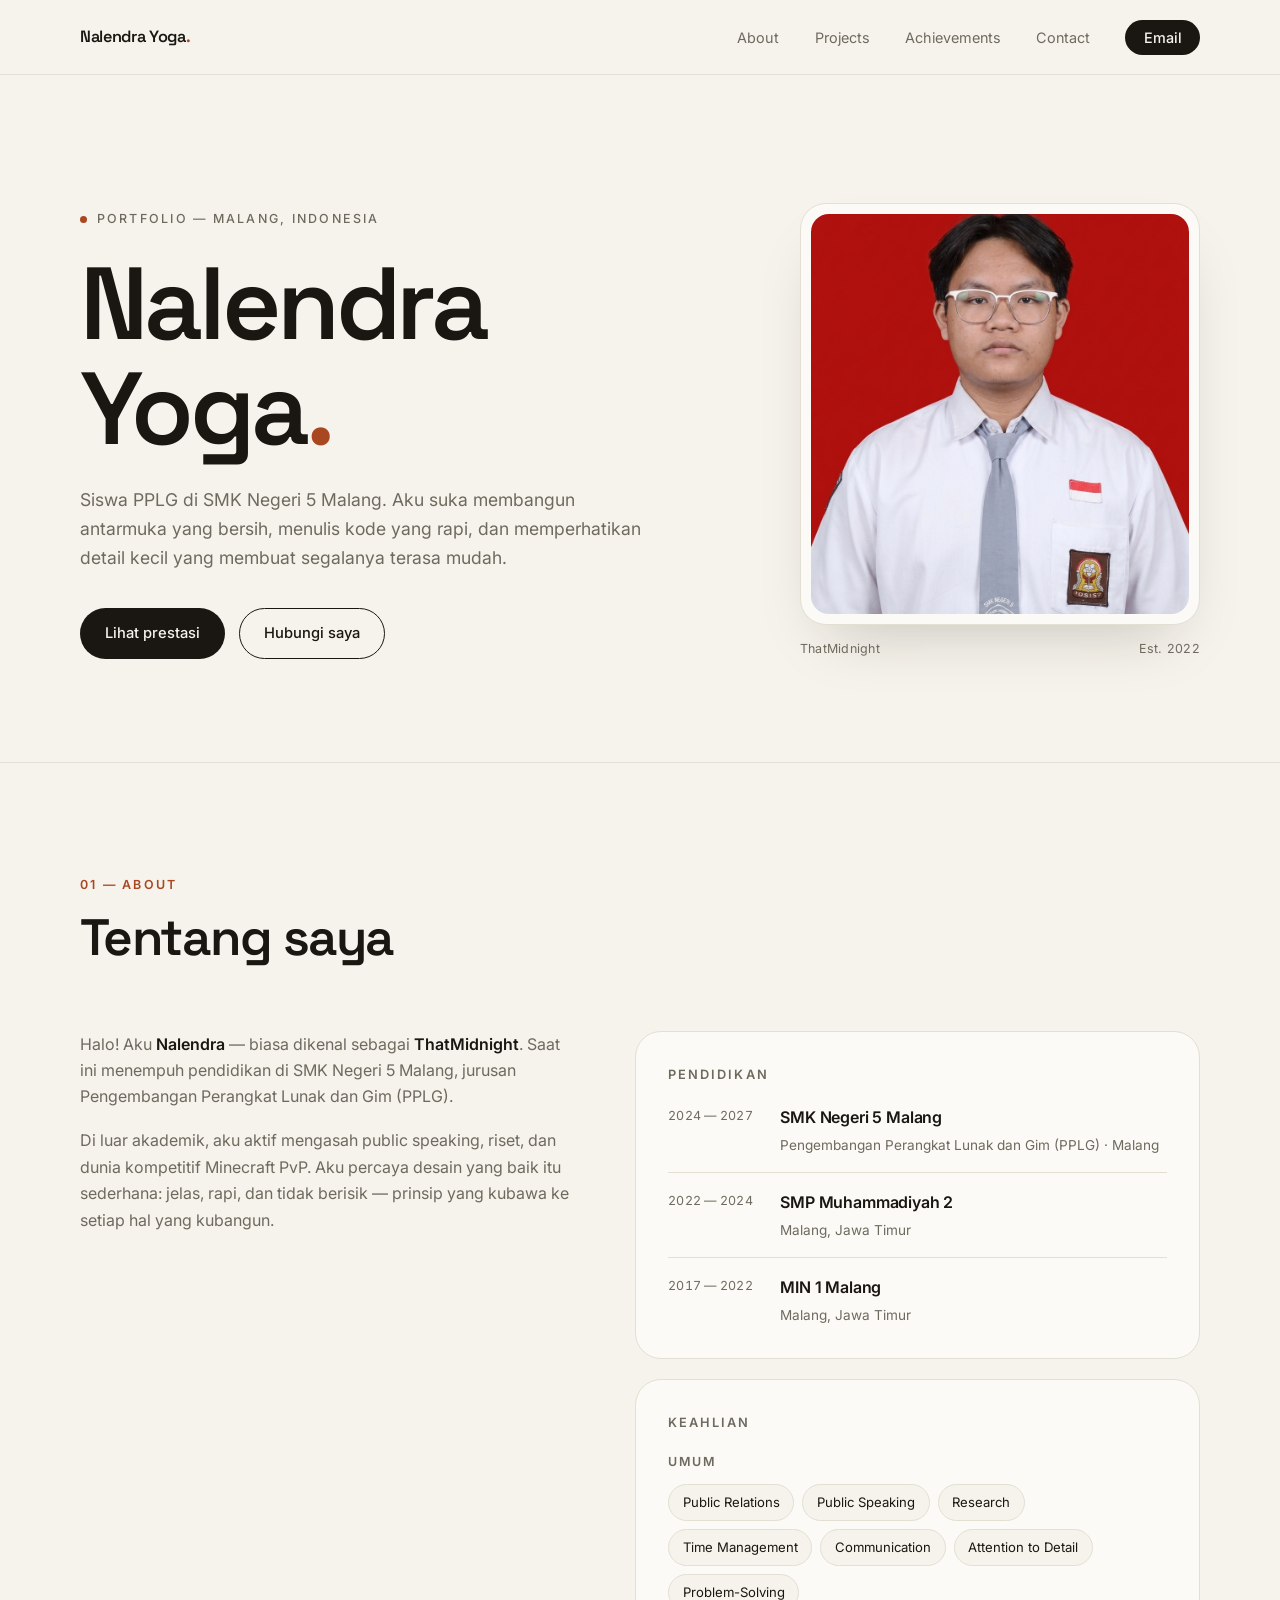
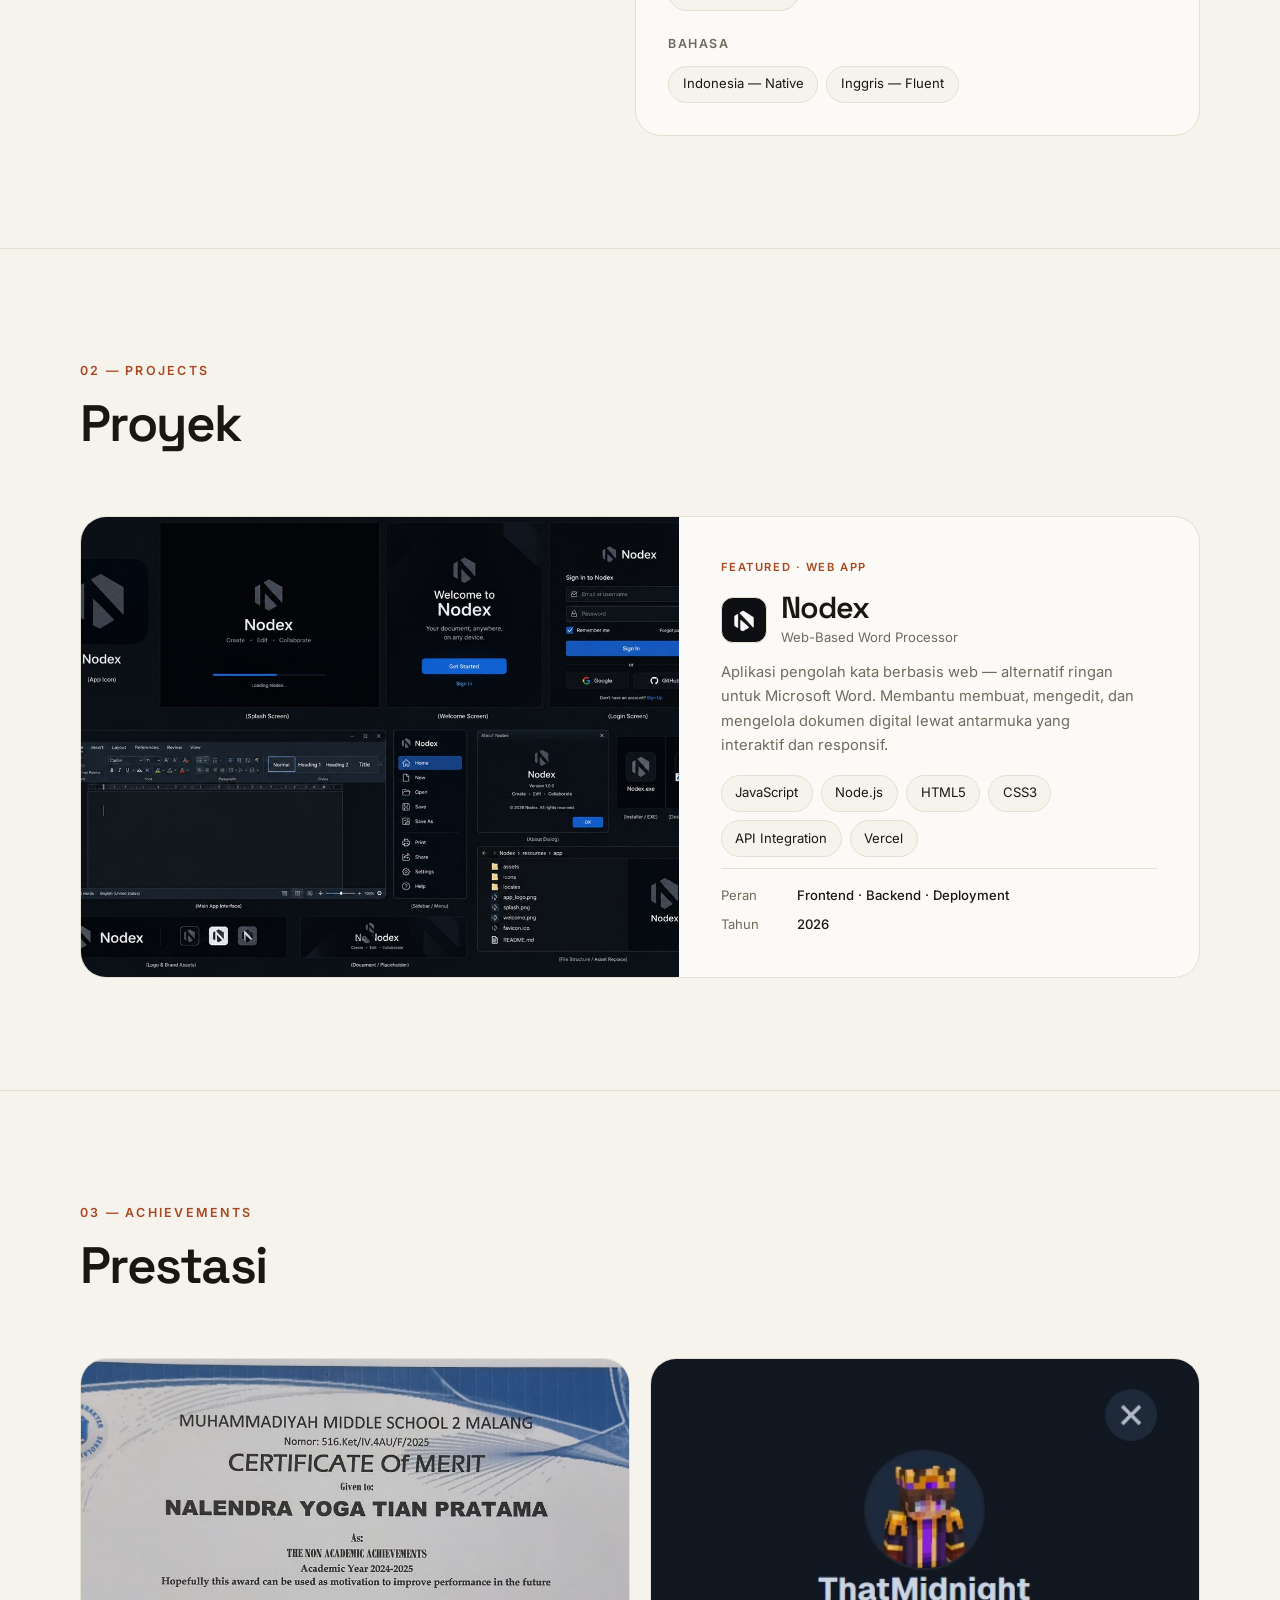
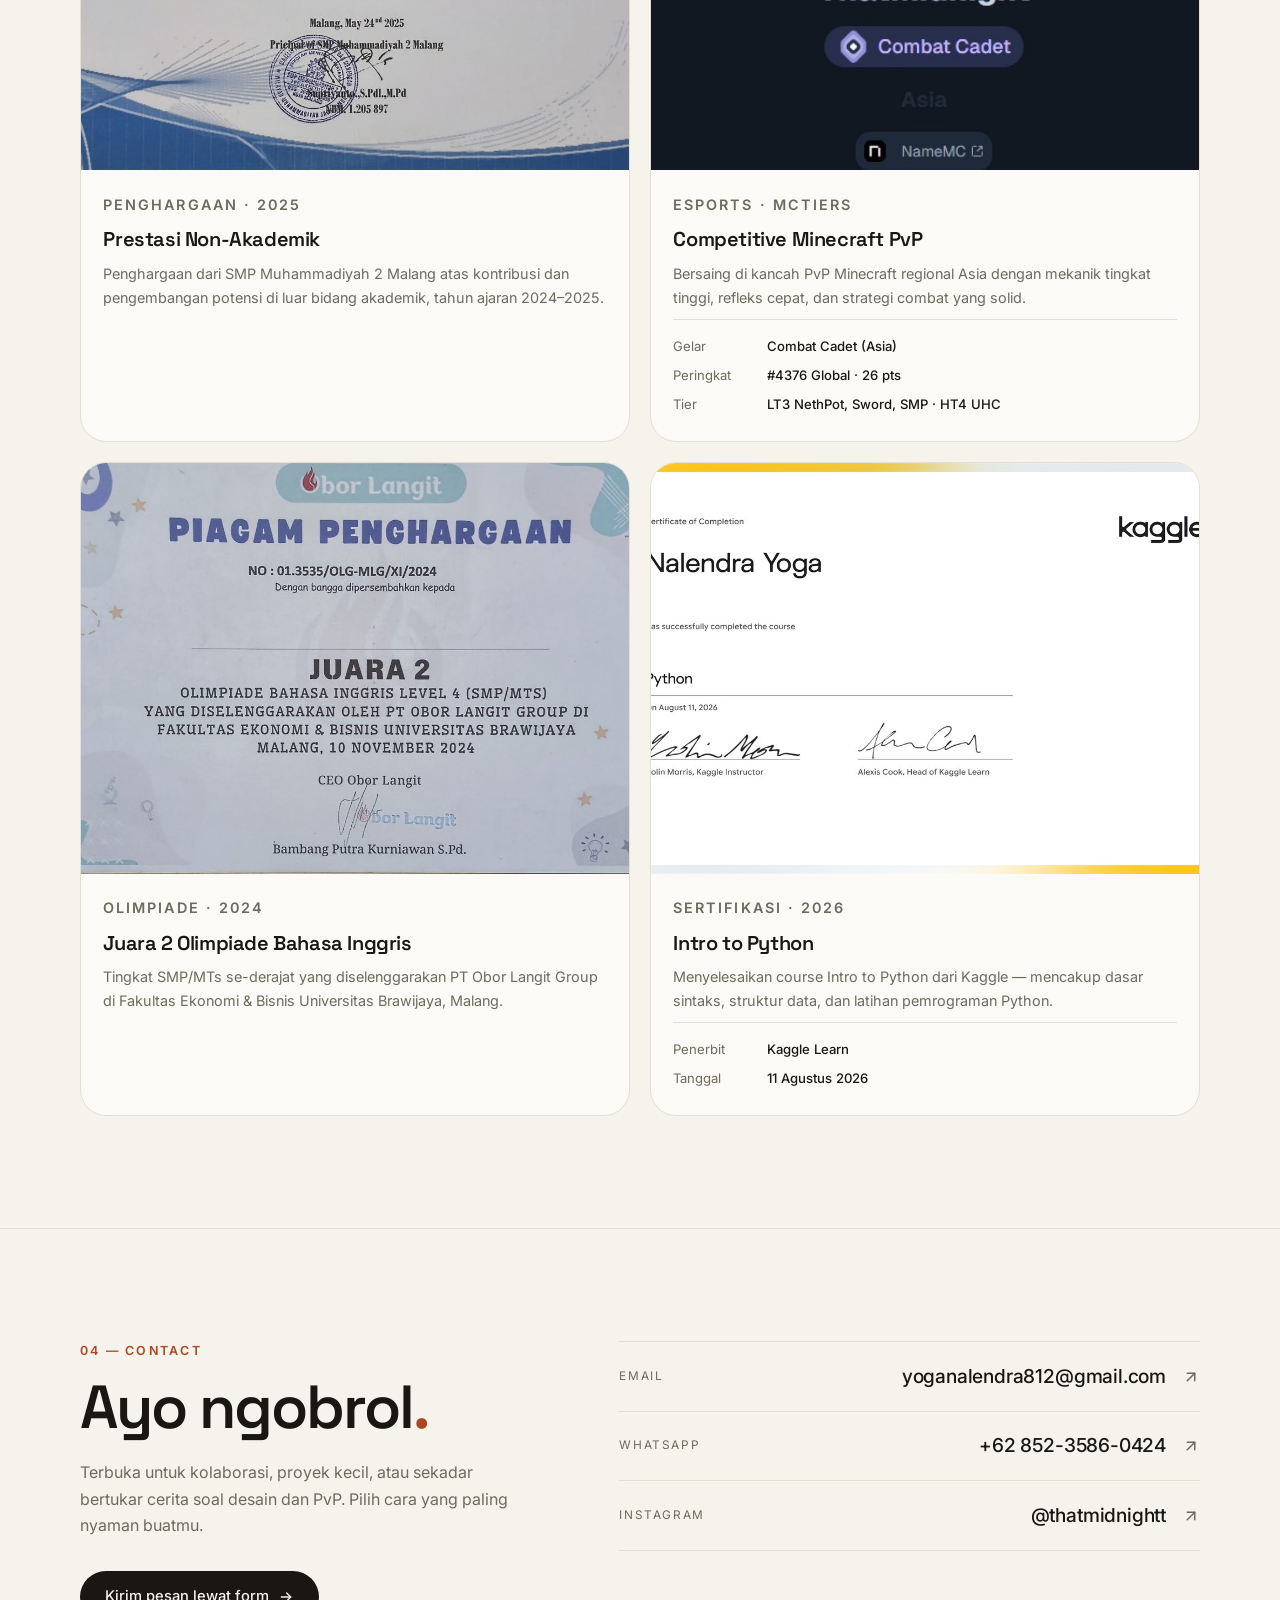
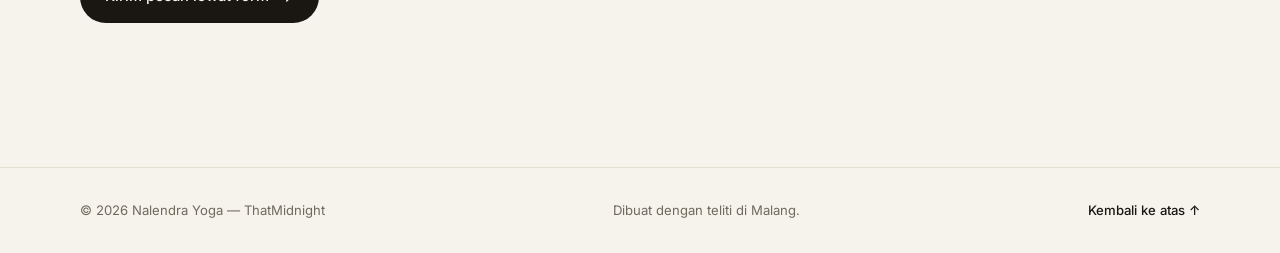
<file: index.html>
<!doctype html>
<html lang="id">
  <head>
    <meta charset="utf-8" />
    <meta name="viewport" content="width=device-width, initial-scale=1" />
    <meta name="description" content="Portofolio Nalendra Yoga (ThatMidnight) — siswa PPLG SMK Negeri 5 Malang. Prestasi, keahlian, dan kontak." />
    <meta name="theme-color" content="#F6F3EC" />
    <title>Nalendra Yoga — Portfolio</title>

    <!-- Favicon -->
    <link rel="icon" href="data:image/svg+xml,%3Csvg xmlns='http://www.w3.org/2000/svg' viewBox='0 0 64 64'%3E%3Crect width='64' height='64' rx='14' fill='%231A1712'/%3E%3Ctext x='32' y='44' font-family='Georgia,serif' font-size='34' fill='%23F6F3EC' text-anchor='middle'%3EN%3C/text%3E%3C/svg%3E" />

    <!-- Fonts -->
    <link rel="preconnect" href="https://fonts.googleapis.com" />
    <link rel="preconnect" href="https://fonts.gstatic.com" crossorigin />
    <link
      href="https://fonts.googleapis.com/css2?family=Inter:wght@400;500;600&family=Space+Grotesk:wght@400;500;600&display=swap"
      rel="stylesheet"
    />

    <!-- My CSS -->
    <link rel="stylesheet" href="style.css" />
  </head>
  <body id="top">
    <a class="skip-link" href="#main">Langsung ke konten</a>

    <!-- Navbar -->
    <header class="site-header">
      <nav class="nav container" aria-label="Navigasi utama">
        <a class="brand" href="#top">Nalendra Yoga<span class="dot">.</span></a>

        <button class="nav-toggle" type="button" aria-expanded="false" aria-controls="nav-menu" aria-label="Buka menu">
          <span></span>
          <span></span>
        </button>

        <ul class="nav-menu" id="nav-menu">
          <li><a href="#about">About</a></li>
          <li><a href="#projects">Projects</a></li>
          <li><a href="#achievements">Achievements</a></li>
          <li><a href="#contact">Contact</a></li>
          <li><a class="nav-cta" href="Email.html">Email</a></li>
        </ul>
      </nav>
    </header>
    <!-- Akhir Navbar -->

    <main id="main">
      <!-- Hero -->
      <section class="hero container" aria-label="Perkenalan">
        <div class="hero-text reveal">
          <p class="eyebrow">Portfolio — Malang, Indonesia</p>
          <h1>Nalendra Yoga<span class="accent">.</span></h1>
          <p class="hero-sub">
            Siswa PPLG di SMK Negeri 5 Malang. Aku suka membangun antarmuka yang
            bersih, menulis kode yang rapi, dan memperhatikan detail kecil yang
            membuat segalanya terasa mudah.
          </p>
          <div class="hero-actions">
            <a class="btn btn-solid" href="#achievements">Lihat prestasi</a>
            <a class="btn btn-ghost" href="#contact">Hubungi saya</a>
          </div>
        </div>

        <figure class="hero-photo reveal">
          <div class="frame">
            <img src="img/ident3.png" alt="Foto Nalendra Yoga" width="400" height="400" />
          </div>
          <figcaption>
            <span>ThatMidnight</span>
            <span>Est. 2022</span>
          </figcaption>
        </figure>
      </section>
      <!-- Akhir Hero -->

      <!-- About -->
      <section class="section" id="about">
        <div class="container">
          <div class="section-head reveal">
            <p class="section-label">01 — About</p>
            <h2>Tentang saya</h2>
          </div>

          <div class="about-grid">
            <div class="about-copy reveal">
              <p>
                Halo! Aku <strong>Nalendra</strong> — biasa dikenal sebagai
                <strong>ThatMidnight</strong>. Saat ini menempuh pendidikan di
                SMK Negeri 5 Malang, jurusan Pengembangan Perangkat Lunak dan
                Gim (PPLG).
              </p>
              <p>
                Di luar akademik, aku aktif mengasah public speaking, riset, dan
                dunia kompetitif Minecraft PvP. Aku percaya desain yang baik itu
                sederhana: jelas, rapi, dan tidak berisik — prinsip yang kubawa
                ke setiap hal yang kubangun.
              </p>
            </div>

            <div class="panels">
              <div class="panel reveal">
                <h3>Pendidikan</h3>
                <ol class="timeline">
                  <li>
                    <span class="year">2024 — 2027</span>
                    <div>
                      <h4>SMK Negeri 5 Malang</h4>
                      <p>Pengembangan Perangkat Lunak dan Gim (PPLG) · Malang</p>
                    </div>
                  </li>
                  <li>
                    <span class="year">2022 — 2024</span>
                    <div>
                      <h4>SMP Muhammadiyah 2</h4>
                      <p>Malang, Jawa Timur</p>
                    </div>
                  </li>
                  <li>
                    <span class="year">2017 — 2022</span>
                    <div>
                      <h4>MIN 1 Malang</h4>
                      <p>Malang, Jawa Timur</p>
                    </div>
                  </li>
                </ol>
              </div>

              <div class="panel reveal">
                <h3>Keahlian</h3>
                <div class="skill-group">
                  <h4>Umum</h4>
                  <div class="chips">
                    <span class="chip">Public Relations</span>
                    <span class="chip">Public Speaking</span>
                    <span class="chip">Research</span>
                    <span class="chip">Time Management</span>
                    <span class="chip">Communication</span>
                    <span class="chip">Attention to Detail</span>
                    <span class="chip">Problem-Solving</span>
                  </div>
                </div>
                <div class="skill-group">
                  <h4>Bahasa</h4>
                  <div class="chips">
                    <span class="chip">Indonesia — Native</span>
                    <span class="chip">Inggris — Fluent</span>
                  </div>
                </div>
              </div>
            </div>
          </div>
        </div>
      </section>
      <!-- Akhir About -->

      <!-- Projects -->
      <section class="section" id="projects">
        <div class="container">
          <div class="section-head reveal">
            <p class="section-label">02 — Projects</p>
            <h2>Proyek</h2>
          </div>

          <article class="project-featured reveal">
            <figure class="project-media">
              <img
                src="img/project/Nodex-homepage.jpg"
                alt="Showcase Nodex — splash screen, halaman login, dan antarmuka editor dokumen"
                loading="lazy"
                decoding="async"
              />
            </figure>

            <div class="project-body">
              <p class="tag">Featured · Web App</p>

              <div class="project-heading">
                <span class="project-logo" aria-hidden="true">
                  <img src="img/project/Nodex-logo.png" alt="" width="30" height="30" />
                </span>
                <div>
                  <h3>Nodex</h3>
                  <p class="project-sub">Web-Based Word Processor</p>
                </div>
              </div>

              <p class="project-desc">
                Aplikasi pengolah kata berbasis web — alternatif ringan untuk
                Microsoft Word. Membantu membuat, mengedit, dan mengelola
                dokumen digital lewat antarmuka yang interaktif dan responsif.
              </p>

              <div class="chips project-chips" aria-label="Tech stack">
                <span class="chip">JavaScript</span>
                <span class="chip">Node.js</span>
                <span class="chip">HTML5</span>
                <span class="chip">CSS3</span>
                <span class="chip">API Integration</span>
                <span class="chip">Vercel</span>
              </div>

              <dl class="project-meta">
                <div>
                  <dt>Peran</dt>
                  <dd>Frontend · Backend · Deployment</dd>
                </div>
                <div>
                  <dt>Tahun</dt>
                  <dd>2026</dd>
                </div>
              </dl>
            </div>
          </article>
        </div>
      </section>
      <!-- Akhir Projects -->

      <!-- Achievements -->
      <section class="section" id="achievements">
        <div class="container">
          <div class="section-head reveal">
            <p class="section-label">03 — Achievements</p>
            <h2>Prestasi</h2>
          </div>

          <div class="achievements-grid">
            <article class="achievement reveal">
              <figure>
                <img
                  src="img/project/Muham2M-optimized.jpeg"
                  alt="Sertifikat penghargaan prestasi non-akademik SMP Muhammadiyah 2 Malang"
                  loading="lazy"
                  decoding="async"
                />
              </figure>
              <div class="achievement-body">
                <p class="tag">Penghargaan · 2025</p>
                <h3>Prestasi Non-Akademik</h3>
                <p>
                  Penghargaan dari SMP Muhammadiyah 2 Malang atas kontribusi dan
                  pengembangan potensi di luar bidang akademik, tahun ajaran
                  2024–2025.
                </p>
              </div>
            </article>

            <article class="achievement reveal">
              <figure>
                <img
                  class="img-top"
                  src="img/project/top1.png"
                  alt="Profil MCTiers ThatMidnight — Combat Cadet, peringkat 4376 global"
                  loading="lazy"
                  decoding="async"
                />
              </figure>
              <div class="achievement-body">
                <p class="tag">Esports · MCTiers</p>
                <h3>Competitive Minecraft PvP</h3>
                <p>
                  Bersaing di kancah PvP Minecraft regional Asia dengan mekanik
                  tingkat tinggi, refleks cepat, dan strategi combat yang solid.
                </p>
                <dl class="specs">
                  <div>
                    <dt>Gelar</dt>
                    <dd>Combat Cadet (Asia)</dd>
                  </div>
                  <div>
                    <dt>Peringkat</dt>
                    <dd>#4376 Global · 26 pts</dd>
                  </div>
                  <div>
                    <dt>Tier</dt>
                    <dd>LT3 NethPot, Sword, SMP · HT4 UHC</dd>
                  </div>
                </dl>
              </div>
            </article>

            <article class="achievement reveal">
              <figure>
                <img
                  src="img/project/OlimBing-optimized.jpeg"
                  alt="Piagam Juara 2 Olimpiade Bahasa Inggris PT Obor Langit Group"
                  loading="lazy"
                  decoding="async"
                />
              </figure>
              <div class="achievement-body">
                <p class="tag">Olimpiade · 2024</p>
                <h3>Juara 2 Olimpiade Bahasa Inggris</h3>
                <p>
                  Tingkat SMP/MTs se-derajat yang diselenggarakan PT Obor Langit
                  Group di Fakultas Ekonomi &amp; Bisnis Universitas Brawijaya,
                  Malang.
                </p>
              </div>
            </article>

            <article class="achievement reveal">
              <figure>
                <img
                  src="img/project/Kaggle-Python.jpg"
                  alt="Sertifikat penyelesaian course Intro to Python dari Kaggle"
                  loading="lazy"
                  decoding="async"
                />
              </figure>
              <div class="achievement-body">
                <p class="tag">Sertifikasi · 2026</p>
                <h3>Intro to Python</h3>
                <p>
                  Menyelesaikan course Intro to Python dari Kaggle — mencakup
                  dasar sintaks, struktur data, dan latihan pemrograman Python.
                </p>
                <dl class="specs">
                  <div>
                    <dt>Penerbit</dt>
                    <dd>Kaggle Learn</dd>
                  </div>
                  <div>
                    <dt>Tanggal</dt>
                    <dd>11 Agustus 2026</dd>
                  </div>
                </dl>
              </div>
            </article>
          </div>
        </div>
      </section>
      <!-- Akhir Achievements -->

      <!-- Contact -->
      <section class="section" id="contact">
        <div class="container">
          <div class="contact-grid">
            <div class="reveal">
              <p class="section-label">04 — Contact</p>
              <h2 class="contact-title">Ayo ngobrol<span class="accent">.</span></h2>
              <p class="contact-lead">
                Terbuka untuk kolaborasi, proyek kecil, atau sekadar bertukar
                cerita soal desain dan PvP. Pilih cara yang paling nyaman buatmu.
              </p>
              <a class="btn btn-solid contact-cta" href="Email.html">
                Kirim pesan lewat form
                <svg width="16" height="16" viewBox="0 0 24 24" fill="none" stroke="currentColor" stroke-width="2" stroke-linecap="round" stroke-linejoin="round" aria-hidden="true">
                  <path d="M5 12h14" />
                  <path d="m13 6 6 6-6 6" />
                </svg>
              </a>
            </div>

            <div class="contact-list reveal">
              <a class="contact-row" href="mailto:yoganalendra812@gmail.com">
                <span class="label">Email</span>
                <span class="value">yoganalendra812@gmail.com</span>
                <svg class="arrow" width="18" height="18" viewBox="0 0 24 24" fill="none" stroke="currentColor" stroke-width="2" stroke-linecap="round" stroke-linejoin="round" aria-hidden="true">
                  <path d="M7 17 17 7" />
                  <path d="M7 7h10v10" />
                </svg>
              </a>

              <a class="contact-row" href="https://wa.me/6285235860424" target="_blank" rel="noopener">
                <span class="label">WhatsApp</span>
                <span class="value">+62 852-3586-0424</span>
                <svg class="arrow" width="18" height="18" viewBox="0 0 24 24" fill="none" stroke="currentColor" stroke-width="2" stroke-linecap="round" stroke-linejoin="round" aria-hidden="true">
                  <path d="M7 17 17 7" />
                  <path d="M7 7h10v10" />
                </svg>
              </a>

              <a class="contact-row" href="https://www.instagram.com/thatmidnightt/" target="_blank" rel="noopener">
                <span class="label">Instagram</span>
                <span class="value">@thatmidnightt</span>
                <svg class="arrow" width="18" height="18" viewBox="0 0 24 24" fill="none" stroke="currentColor" stroke-width="2" stroke-linecap="round" stroke-linejoin="round" aria-hidden="true">
                  <path d="M7 17 17 7" />
                  <path d="M7 7h10v10" />
                </svg>
              </a>
            </div>
          </div>
        </div>
      </section>
      <!-- Akhir Contact -->
    </main>

    <!-- Footer -->
    <footer class="site-footer">
      <div class="container footer-inner">
        <p>© <span id="year">2026</span> Nalendra Yoga — ThatMidnight</p>
        <p>Dibuat dengan teliti di Malang.</p>
        <a href="#top">Kembali ke atas ↑</a>
      </div>
    </footer>
    <!-- Akhir Footer -->

    <script>
      // Mobile nav
      const header = document.querySelector(".site-header");
      const toggle = document.querySelector(".nav-toggle");

      if (toggle) {
        toggle.addEventListener("click", () => {
          const open = header.classList.toggle("open");
          toggle.setAttribute("aria-expanded", String(open));
        });

        document.querySelectorAll(".nav-menu a").forEach((link) => {
          link.addEventListener("click", () => {
            header.classList.remove("open");
            toggle.setAttribute("aria-expanded", "false");
          });
        });
      }

      // Reveal on scroll
      const reveals = document.querySelectorAll(".reveal");
      const reduceMotion = window.matchMedia("(prefers-reduced-motion: reduce)").matches;

      if (!reduceMotion && "IntersectionObserver" in window) {
        const io = new IntersectionObserver(
          (entries) => {
            entries.forEach((entry) => {
              if (entry.isIntersecting) {
                entry.target.classList.add("in");
                io.unobserve(entry.target);
              }
            });
          },
          { threshold: 0.12, rootMargin: "0px 0px -40px 0px" }
        );

        reveals.forEach((el) => io.observe(el));
      } else {
        reveals.forEach((el) => el.classList.add("in"));
      }

      // Tahun otomatis di footer
      const yearEl = document.getElementById("year");
      if (yearEl) yearEl.textContent = new Date().getFullYear();
    </script>
  </body>
</html>
</file>
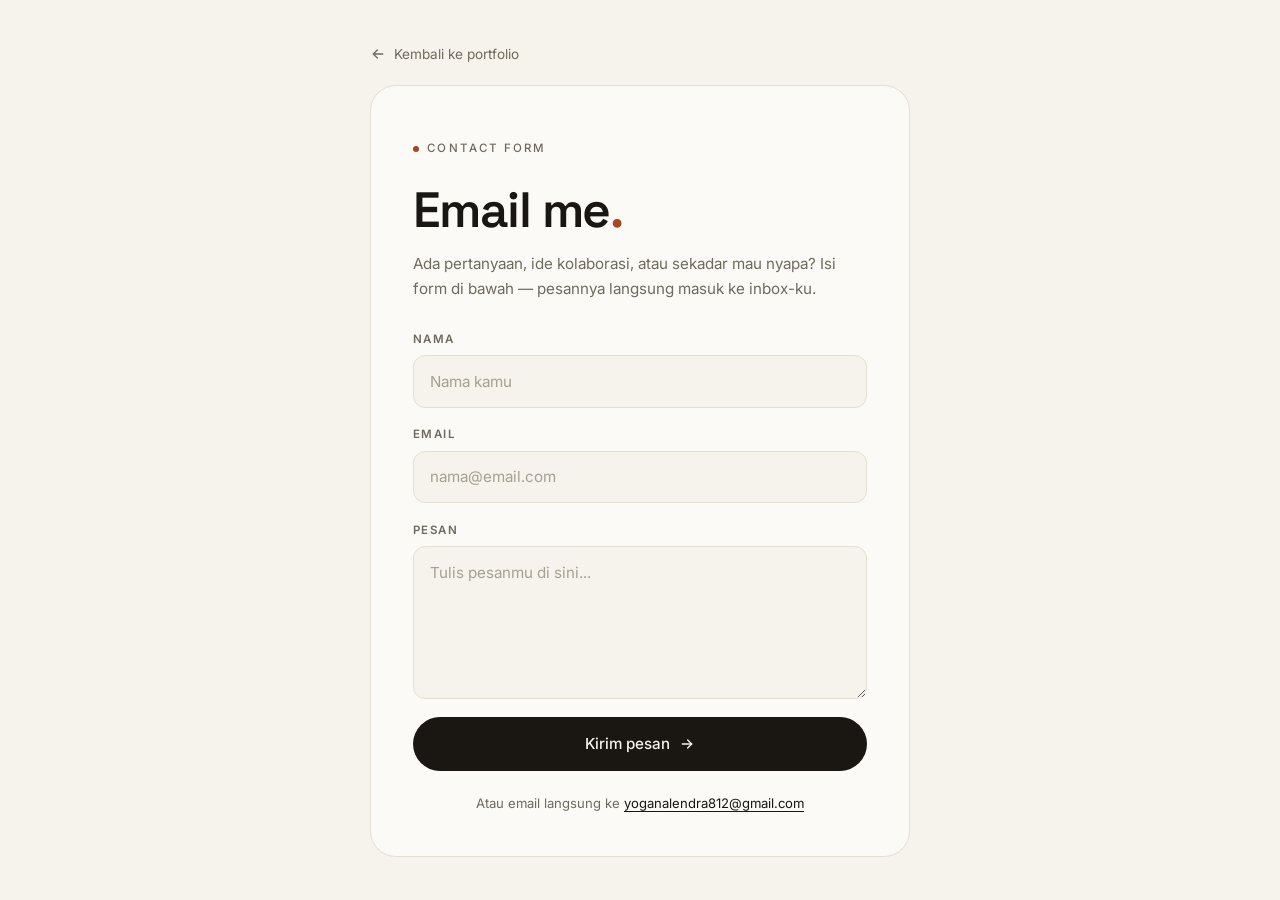
<file: Email.html>
<!doctype html>
<html lang="id">
  <head>
    <meta charset="UTF-8" />
    <meta name="viewport" content="width=device-width, initial-scale=1.0" />
    <meta name="description" content="Kirim pesan ke Nalendra Yoga lewat form email." />
    <meta name="theme-color" content="#F6F3EC" />
    <title>Email me — Nalendra Yoga</title>

    <!-- Favicon -->
    <link rel="icon" href="data:image/svg+xml,%3Csvg xmlns='http://www.w3.org/2000/svg' viewBox='0 0 64 64'%3E%3Crect width='64' height='64' rx='14' fill='%231A1712'/%3E%3Ctext x='32' y='44' font-family='Georgia,serif' font-size='34' fill='%23F6F3EC' text-anchor='middle'%3EN%3C/text%3E%3C/svg%3E" />

    <!-- Fonts -->
    <link rel="preconnect" href="https://fonts.googleapis.com" />
    <link rel="preconnect" href="https://fonts.gstatic.com" crossorigin />
    <link
      href="https://fonts.googleapis.com/css2?family=Inter:wght@400;500;600&family=Space+Grotesk:wght@400;500;600&display=swap"
      rel="stylesheet"
    />

    <!-- My CSS -->
    <link rel="stylesheet" href="Email.css" />
  </head>
  <body>
    <main class="page">
      <a class="back" href="index.html">
        <svg width="16" height="16" viewBox="0 0 24 24" fill="none" stroke="currentColor" stroke-width="2" stroke-linecap="round" stroke-linejoin="round" aria-hidden="true">
          <path d="M19 12H5" />
          <path d="m11 18-6-6 6-6" />
        </svg>
        Kembali ke portfolio
      </a>

      <div class="card">
        <p class="eyebrow">Contact form</p>
        <h1>Email me<span class="accent">.</span></h1>
        <p class="sub">
          Ada pertanyaan, ide kolaborasi, atau sekadar mau nyapa? Isi form di
          bawah — pesannya langsung masuk ke inbox-ku.
        </p>

        <form action="https://formspree.io/f/xgogznlq" method="POST">
          <!-- Honeypot anti-spam -->
          <input type="text" name="_gotcha" class="hp" tabindex="-1" autocomplete="off" aria-hidden="true" />

          <div class="field">
            <label for="nama">Nama</label>
            <input type="text" id="nama" name="Nama" placeholder="Nama kamu" required />
          </div>

          <div class="field">
            <label for="email">Email</label>
            <input type="email" id="email" name="Email" placeholder="nama@email.com" required />
          </div>

          <div class="field">
            <label for="komentar">Pesan</label>
            <textarea id="komentar" name="Komentar" rows="5" placeholder="Tulis pesanmu di sini..." required></textarea>
          </div>

          <button type="submit" class="submit">
            Kirim pesan
            <svg width="16" height="16" viewBox="0 0 24 24" fill="none" stroke="currentColor" stroke-width="2" stroke-linecap="round" stroke-linejoin="round" aria-hidden="true">
              <path d="M5 12h14" />
              <path d="m13 6 6 6-6 6" />
            </svg>
          </button>
        </form>

        <p class="alt">
          Atau email langsung ke
          <a href="mailto:yoganalendra812@gmail.com">yoganalendra812@gmail.com</a>
        </p>
      </div>
    </main>
  </body>
</html>
</file>
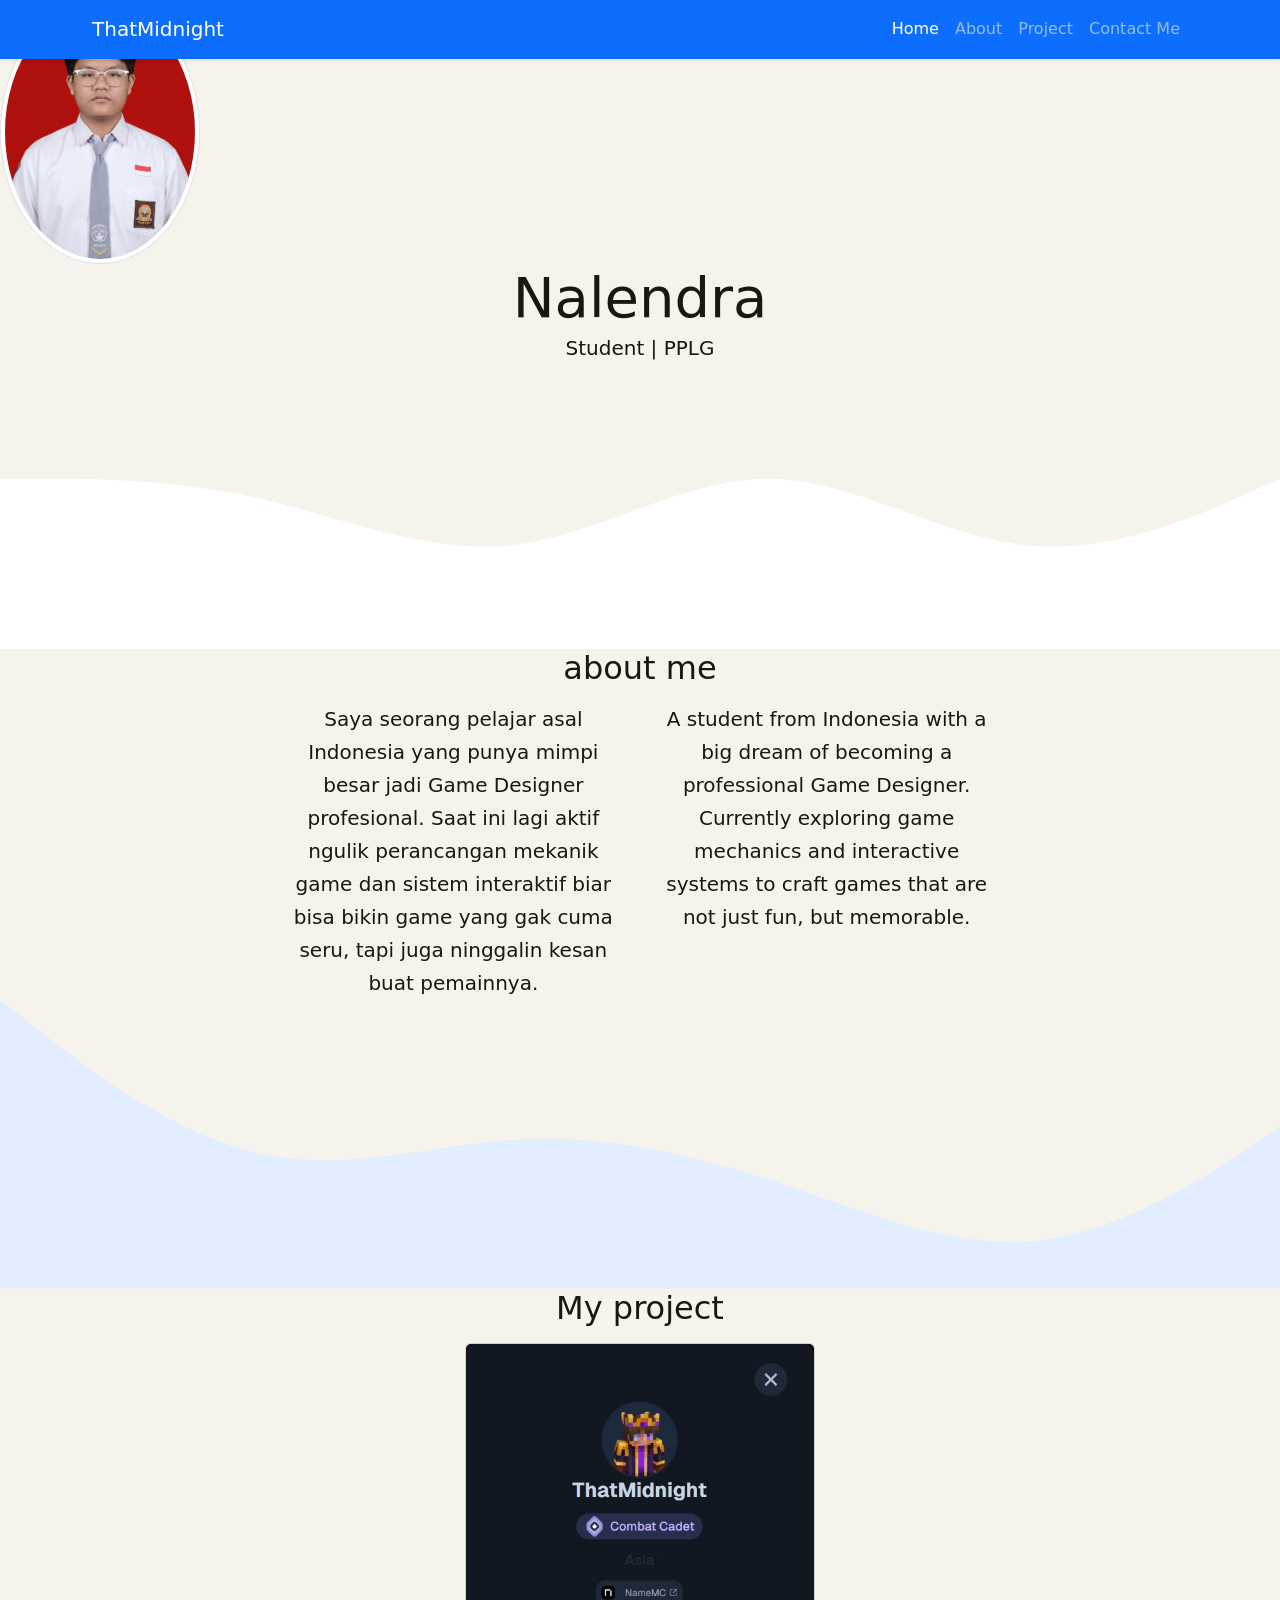
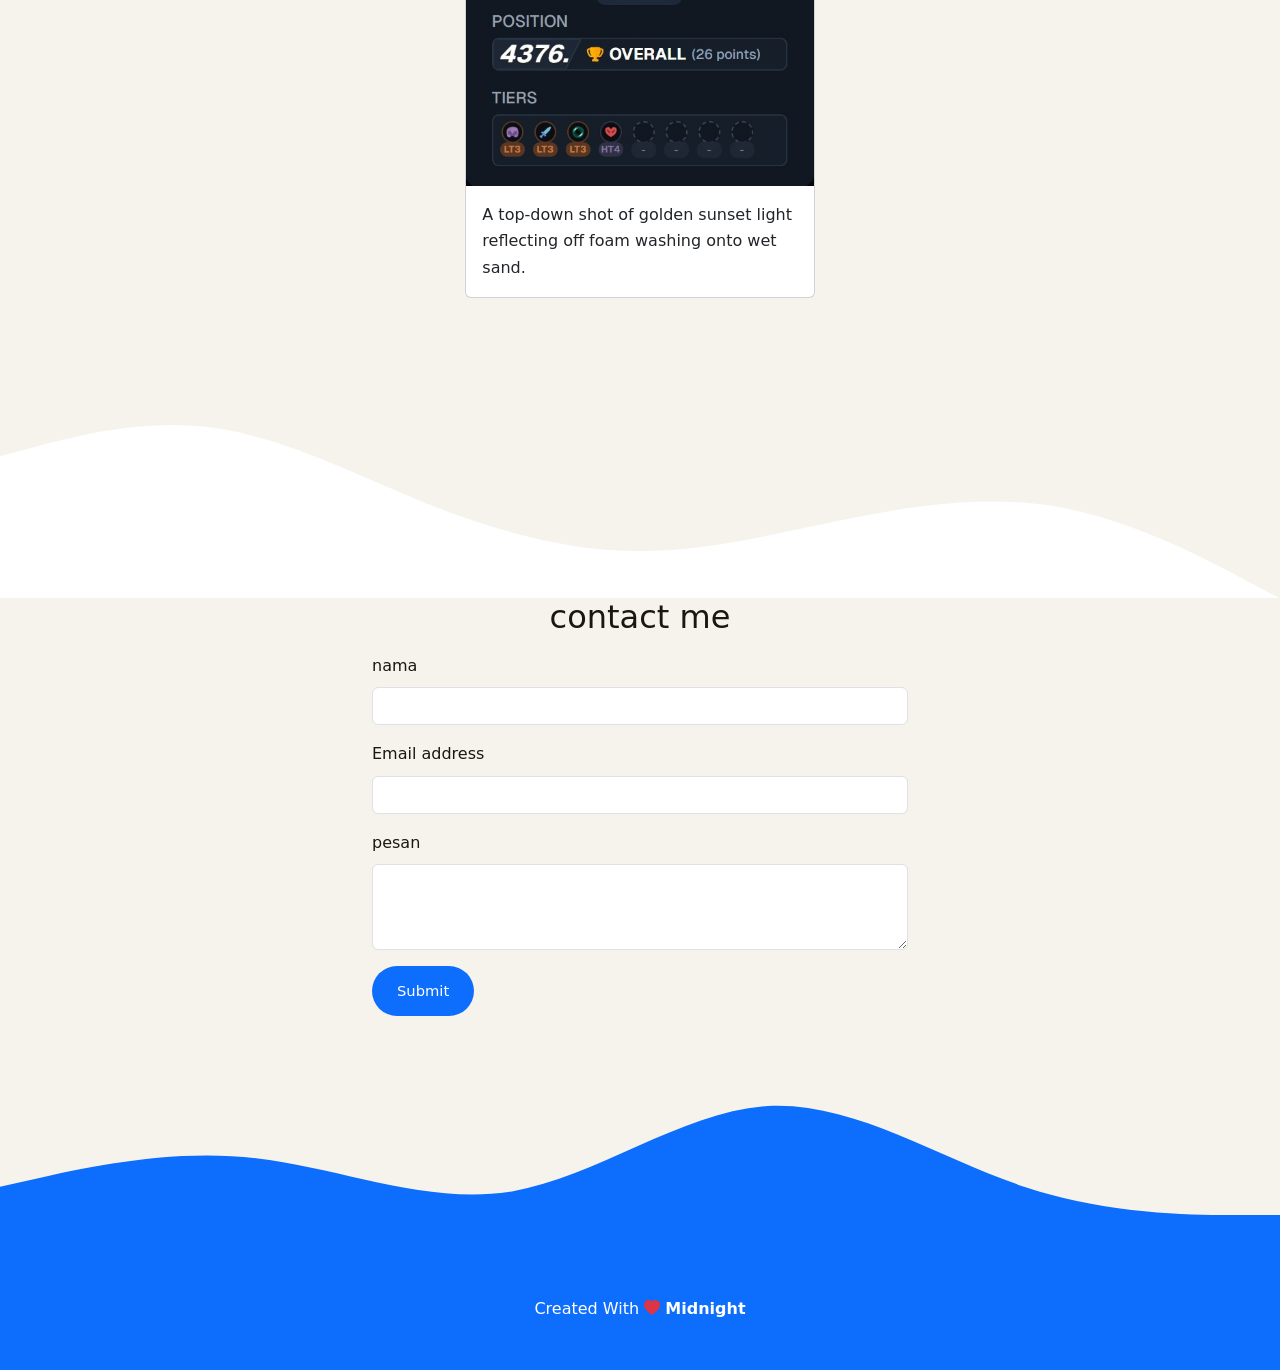
<file: index2.html>
<!doctype html>
<html lang="en">
  <head>
    <!-- Required meta tags -->
    <meta charset="utf-8" />
    <meta name="viewport" content="width=device-width, initial-scale=1" />

    <!-- Bootstrap CSS -->
    <link href="https://cdn.jsdelivr.net/npm/bootstrap@5.0.2/dist/css/bootstrap.min.css" rel="stylesheet" integrity="sha384-EVSTQN3/azprG1Anm3QDgpJLIm9Nao0Yz1ztcQTwFspd3yD65VohhpuuCOmLASjC" crossorigin="anonymous" />

    <!-- boostrap icons -->
    <link rel="stylesheet" href="https://cdn.jsdelivr.net/npm/bootstrap-icons@1.13.1/font/bootstrap-icons.min.css" />

    <!-- my css -->
    <link rel="stylesheet" href="style.css" />
    <title>My portofolio | Midnight</title>
  </head>
  <body id="Home">
    <!--navbar awal-->
    <nav class="navbar navbar-expand-lg navbar-dark bg-primary shadow-sm fixed-top">
      <div class="container">
        <a class="navbar-brand" href="#">ThatMidnight</a>
        <button class="navbar-toggler" type="button" data-bs-toggle="collapse" data-bs-target="#navbarNav" aria-controls="navbarNav" aria-expanded="false" aria-label="Toggle navigation">
          <span class="navbar-toggler-icon"></span>
        </button>
        <div class="collapse navbar-collapse" id="navbarNav">
          <ul class="navbar-nav ms-auto">
            <li class="nav-item">
              <a class="nav-link active" aria-current="page" href="#Home">Home</a>
            </li>
            <li class="nav-item">
              <a class="nav-link" href="#about">About</a>
            </li>
            <li class="nav-item">
              <a class="nav-link" href="#project">Project</a>
            </li>
            <li class="nav-item">
              <a class="nav-link" href="#contact">Contact Me</a>
            </li>
          </ul>
        </div>
      </div>
    </nav>
    <!--navbar akhir-->

    <!-- jumbotron -->
    <section class="jumbotron text-center">
      <img src="img/ident3.png" alt="Midnight" width="200" class="rounded-circle img-thumbnail" />
      <h1 class="display-4">Nalendra</h1>
      <p class="lead">Student | PPLG</p>
      <svg xmlns="http://www.w3.org/2000/svg" viewBox="0 0 1440 320">
        <path
          fill="#ffff"
          fill-opacity="1"
          d="M0,128L48,128C96,128,192,128,288,149.3C384,171,480,213,576,202.7C672,192,768,128,864,128C960,128,1056,192,1152,202.7C1248,213,1344,171,1392,149.3L1440,128L1440,320L1392,320C1344,320,1248,320,1152,320C1056,320,960,320,864,320C768,320,672,320,576,320C480,320,384,320,288,320C192,320,96,320,48,320L0,320Z"
        ></path>
      </svg>
    </section>
    <!-- akhir jumbotron -->

    <!-- about -->
    <section id="about">
      <div class="container">
        <div class="row text-center mb-3">
          <div class="col">
            <h2>about me</h2>
          </div>
        </div>
        <div class="row justify-content-center fs-5 text-center">
          <div class="col-md-4">
            <p>Saya seorang pelajar asal Indonesia yang punya mimpi besar jadi Game Designer profesional. Saat ini lagi aktif ngulik perancangan mekanik game dan sistem interaktif biar bisa bikin game yang gak cuma seru, tapi juga ninggalin kesan buat pemainnya.</p>
          </div>
          <div class="col-md-4">
            <p>A student from Indonesia with a big dream of becoming a professional Game Designer. Currently exploring game mechanics and interactive systems to craft games that are not just fun, but memorable.</p>
          </div>
        </div>
      </div>
      <svg xmlns="http://www.w3.org/2000/svg" viewBox="0 0 1420 320">
        <path
          fill="#e2edff"
          fill-opacity="1"
          d="M0,0L48,37.3C96,75,192,149,288,170.7C384,192,480,160,576,154.7C672,149,768,171,864,202.7C960,235,1056,277,1152,266.7C1248,256,1344,192,1392,160L1440,128L1440,320L1392,320C1344,320,1248,320,1152,320C1056,320,960,320,864,320C768,320,672,320,576,320C480,320,384,320,288,320C192,320,96,320,48,320L0,320Z"
        ></path>
      </svg>
    </section>
    <!-- akhir about -->

   <!-- project -->
    <section id="project">
      <div class="container">
        <div class="row text-center mb-3">
          <div class="col">
            <h2>My project</h2>
          </div>
        </div>
        <div class="row justify-content-center">
          <div class="col-md-4 mb-3"> <!-- Typo md-3 diperbaiki jadi mb-3 -->
            <div class="card">
              <img src="img/project/top1.png" class="card-img-top" alt="..." />
              <div class="card-body">
                <p class="card-text">A top-down shot of golden sunset light reflecting off foam washing onto wet sand.</p>
              </div>
            </div>
          </div>
        </div>
      </div> <!-- INI DIA PENUTUP CONTAINER YANG KURANG -->

      <!-- Sekarang SVG ada di LUAR container, dia bakal full width -->
      <svg xmlns="http://www.w3.org/2000/svg" viewBox="0 0 1440 320"><path fill="#FFFF" fill-opacity="1" d="M0,160L40,149.3C80,139,160,117,240,128C320,139,400,181,480,213.3C560,245,640,267,720,266.7C800,267,880,245,960,229.3C1040,213,1120,203,1200,218.7C1280,235,1360,277,1400,298.7L1440,320L1440,320L1400,320C1360,320,1280,320,1200,320C1120,320,1040,320,960,320C880,320,800,320,720,320C640,320,560,320,480,320C400,320,320,320,240,320C160,320,80,320,40,320L0,320Z"></path></svg>
    </section>
    <!-- akhir project -->

    <!-- contact -->
    <section id="contact">
      <div class="container">
        <div class="row text-center mb-3">
          <div class="col">
            <h2>contact me</h2>
          </div>
        </div>
        <div class="row justify-content-center">
          <div class="col-md-6">
            <form>
              <div class="mb-3">
                <label for="name" class="form-label">nama</label>
                <input type="text" class="form-control" id="name" aria-describedby="name" />
              </div>
              <div class="mb-3">
                <label for="email" class="form-label">Email address</label>
                <input type="email" class="form-control" id="email" aria-describedby="email" />
              </div>
              <div class="mb-3">
                <label for="pesan" class="form-label">pesan</label>
                <textarea class="form-control" id="pesan" rows="3"></textarea>
              </div>

              <button type="submit" class="btn btn-primary">Submit</button>
            </form>
          </div>
        </div>
      </div>
      <svg xmlns="http://www.w3.org/2000/svg" viewBox="0 0 1440 315">
        <path
          fill="#0d6efd"
          fill-opacity="1"
          d="M0,192L48,181.3C96,171,192,149,288,160C384,171,480,213,576,197.3C672,181,768,107,864,101.3C960,96,1056,160,1152,192C1248,224,1344,224,1392,224L1440,224L1440,320L1392,320C1344,320,1248,320,1152,320C1056,320,960,320,864,320C768,320,672,320,576,320C480,320,384,320,288,320C192,320,96,320,48,320L0,320Z"
        ></path>
      </svg>
    </section>
    <!-- akhir contact -->

    <!-- footer -->
    <footer class="bg-primary text-white text-center pb-5">
      <p>Created With <i class="bi bi-heart-fill text-danger"> </i><a href="https://www.instagram.com/thatmidnightt/" class="text-white fw-bold ">Midnight</a></p>
    </footer>
    <!-- akhir footer -->

    <script src="https://cdn.jsdelivr.net/npm/bootstrap@5.0.2/dist/js/bootstrap.bundle.min.js" integrity="sha384-MrcW6ZMFYlzcLA8Nl+NtUVF0sA7MsXsP1UyJoMp4YLEuNSfAP+JcXn/tWtIaxVXM" crossorigin="anonymous"></script>
  </body>
</html>
</file>
<file: style.css>
/* ============================================================
   Nalendra Yoga — Portfolio
   Warm minimalist design system
   ============================================================ */

/* ---------- Tokens ---------- */
:root {
  --bg: #f6f3ec;
  --surface: #fcfaf6;
  --ink: #1a1712;
  --muted: #6f6a5e;
  --line: #e4dfd3;
  --accent: #a94720;
  --accent-soft: #f2e4d8;
  --radius: 18px;
  --radius-lg: 26px;
  --maxw: 1120px;
  --font-display: "Space Grotesk", "Inter", system-ui, sans-serif;
  --font-body: "Inter", system-ui, -apple-system, "Segoe UI", sans-serif;
}

/* ---------- Reset ---------- */
*,
*::before,
*::after {
  box-sizing: border-box;
}

html {
  scroll-behavior: smooth;
}

body {
  margin: 0;
  font-family: var(--font-body);
  font-size: 16px;
  line-height: 1.65;
  background-color: var(--bg);
  color: var(--ink);
  -webkit-font-smoothing: antialiased;
}

img {
  display: block;
  max-width: 100%;
}

a {
  color: inherit;
  text-decoration: none;
}

ul,
ol {
  margin: 0;
  padding: 0;
  list-style: none;
}

h1,
h2,
h3,
h4,
p {
  margin: 0;
}

::selection {
  background: var(--accent);
  color: #fff;
}

:focus-visible {
  outline: 2px solid var(--accent);
  outline-offset: 3px;
  border-radius: 4px;
}

.container {
  width: min(var(--maxw), 100% - 3rem);
  margin-inline: auto;
}

/* ---------- Skip link ---------- */
.skip-link {
  position: absolute;
  left: -999px;
  top: 0;
  z-index: 100;
  background: var(--ink);
  color: var(--bg);
  padding: 0.75rem 1.25rem;
  border-radius: 0 0 12px 0;
  font-size: 0.9rem;
}

.skip-link:focus {
  left: 0;
}

/* ---------- Header / Navbar ---------- */
.site-header {
  position: sticky;
  top: 0;
  z-index: 50;
  background: rgba(246, 243, 236, 0.86);
  -webkit-backdrop-filter: blur(12px);
  backdrop-filter: blur(12px);
  border-bottom: 1px solid var(--line);
}

.nav {
  position: relative;
  display: flex;
  align-items: center;
  justify-content: space-between;
  height: 74px;
}

.brand {
  font-family: var(--font-display);
  font-size: 1.02rem;
  font-weight: 600;
  letter-spacing: -0.02em;
}

.brand .dot {
  color: var(--accent);
}

.nav-menu {
  display: flex;
  align-items: center;
  gap: 2.2rem;
}

.nav-menu a {
  position: relative;
  font-size: 0.9rem;
  color: var(--muted);
  transition: color 0.2s ease;
}

.nav-menu a:not(.nav-cta)::after {
  content: "";
  position: absolute;
  left: 0;
  bottom: -4px;
  width: 100%;
  height: 1px;
  background: var(--ink);
  transform: scaleX(0);
  transform-origin: left;
  transition: transform 0.25s ease;
}

.nav-menu a:not(.nav-cta):hover {
  color: var(--ink);
}

.nav-menu a:not(.nav-cta):hover::after {
  transform: scaleX(1);
}

.nav-menu .nav-cta {
  background: var(--ink);
  color: var(--bg);
  font-weight: 500;
  padding: 0.55rem 1.15rem;
  border-radius: 999px;
  transition: background 0.2s ease, color 0.2s ease;
}

.nav-menu .nav-cta:hover {
  background: var(--accent);
  color: #fff;
}

.nav-toggle {
  display: none;
  flex-direction: column;
  align-items: center;
  justify-content: center;
  gap: 6px;
  width: 44px;
  height: 44px;
  padding: 0.5rem;
  background: none;
  border: 0;
  cursor: pointer;
}

.nav-toggle span {
  display: block;
  width: 22px;
  height: 1.5px;
  background: var(--ink);
  transition: transform 0.25s ease, opacity 0.25s ease;
}

.site-header.open .nav-toggle span:first-child {
  transform: translateY(3.75px) rotate(45deg);
}

.site-header.open .nav-toggle span:last-child {
  transform: translateY(-3.75px) rotate(-45deg);
}

/* ---------- Hero ---------- */
.hero {
  display: grid;
  grid-template-columns: 1.15fr 0.85fr;
  align-items: center;
  gap: clamp(2rem, 5vw, 5rem);
  padding-block: clamp(4.5rem, 10vw, 8rem) clamp(4rem, 8vw, 7rem);
}

.eyebrow {
  display: inline-flex;
  align-items: center;
  gap: 0.6rem;
  font-size: 0.78rem;
  font-weight: 500;
  letter-spacing: 0.18em;
  text-transform: uppercase;
  color: var(--muted);
}

.eyebrow::before {
  content: "";
  width: 7px;
  height: 7px;
  border-radius: 50%;
  background: var(--accent);
}

.hero h1 {
  margin-top: 1.4rem;
  font-family: var(--font-display);
  font-weight: 600;
  font-size: clamp(3.2rem, 8.5vw, 6.4rem);
  line-height: 1.02;
  letter-spacing: -0.04em;
}

.hero h1 .accent {
  color: var(--accent);
}

.hero-sub {
  max-width: 52ch;
  margin-top: 1.5rem;
  font-size: clamp(1rem, 1.6vw, 1.1rem);
  color: var(--muted);
}

.hero-actions {
  display: flex;
  flex-wrap: wrap;
  gap: 0.9rem;
  margin-top: 2.2rem;
}

/* ---------- Buttons ---------- */
.btn {
  display: inline-flex;
  align-items: center;
  gap: 0.55rem;
  padding: 0.8rem 1.5rem;
  border: 1px solid transparent;
  border-radius: 999px;
  font-size: 0.92rem;
  font-weight: 500;
  transition: transform 0.2s ease, background 0.2s ease, color 0.2s ease,
    border-color 0.2s ease;
}

.btn:hover {
  transform: translateY(-2px);
}

.btn-solid {
  background: var(--ink);
  color: var(--bg);
}

.btn-solid:hover {
  background: var(--accent);
  color: #fff;
}

.btn-ghost {
  border-color: var(--ink);
  color: var(--ink);
}

.btn-ghost:hover {
  background: var(--ink);
  color: var(--bg);
}

/* ---------- Hero photo ---------- */
.hero-photo {
  justify-self: end;
  width: min(100%, 400px);
  margin: 0;
}

.hero-photo .frame {
  padding: 10px;
  background: var(--surface);
  border: 1px solid var(--line);
  border-radius: var(--radius-lg);
  box-shadow: 0 30px 60px -30px rgba(26, 23, 18, 0.25);
}

.hero-photo img {
  width: 100%;
  aspect-ratio: 1 / 1;
  object-fit: cover;
  border-radius: calc(var(--radius-lg) - 8px);
}

.hero-photo figcaption {
  display: flex;
  justify-content: space-between;
  gap: 1rem;
  margin-top: 0.9rem;
  font-size: 0.78rem;
  letter-spacing: 0.02em;
  color: var(--muted);
}

/* ---------- Sections ---------- */
.section {
  padding-block: clamp(4.5rem, 9vw, 7rem);
  border-top: 1px solid var(--line);
}

.section-head {
  max-width: 640px;
  margin-bottom: clamp(2.5rem, 5vw, 4rem);
}

.section-label {
  font-size: 0.78rem;
  font-weight: 600;
  letter-spacing: 0.18em;
  text-transform: uppercase;
  color: var(--accent);
}

.section-head h2 {
  margin-top: 0.9rem;
  font-family: var(--font-display);
  font-weight: 600;
  font-size: clamp(2.2rem, 5vw, 3.2rem);
  line-height: 1.1;
  letter-spacing: -0.03em;
}

/* ---------- About ---------- */
.about-grid {
  display: grid;
  grid-template-columns: 1fr 1.15fr;
  align-items: start;
  gap: clamp(2rem, 5vw, 4.5rem);
}

.about-copy {
  display: grid;
  gap: 1.1rem;
  max-width: 52ch;
  color: var(--muted);
}

.about-copy strong {
  color: var(--ink);
  font-weight: 600;
}

.panels {
  display: grid;
  gap: 1.25rem;
}

.panel {
  padding: clamp(1.4rem, 3vw, 2rem);
  background: var(--surface);
  border: 1px solid var(--line);
  border-radius: var(--radius-lg);
}

.panel h3 {
  margin-bottom: 1.2rem;
  font-size: 0.8rem;
  font-weight: 600;
  letter-spacing: 0.16em;
  text-transform: uppercase;
  color: var(--muted);
}

.timeline li {
  display: grid;
  grid-template-columns: 96px 1fr;
  gap: 1rem;
  padding-block: 1rem;
  border-top: 1px solid var(--line);
}

.timeline li:first-child {
  padding-top: 0;
  border-top: 0;
}

.timeline li:last-child {
  padding-bottom: 0;
}

.timeline .year {
  padding-top: 0.15rem;
  font-size: 0.78rem;
  letter-spacing: 0.02em;
  color: var(--muted);
  font-variant-numeric: tabular-nums;
}

.timeline h4 {
  font-size: 1rem;
  font-weight: 600;
  letter-spacing: -0.01em;
}

.timeline p {
  margin-top: 0.2rem;
  font-size: 0.85rem;
  color: var(--muted);
}

.skill-group + .skill-group {
  margin-top: 1.4rem;
}

.skill-group h4 {
  margin-bottom: 0.7rem;
  font-size: 0.78rem;
  font-weight: 600;
  letter-spacing: 0.12em;
  text-transform: uppercase;
  color: var(--muted);
}

.chips {
  display: flex;
  flex-wrap: wrap;
  gap: 0.5rem;
}

.chip {
  padding: 0.42rem 0.85rem;
  font-size: 0.82rem;
  background: var(--bg);
  border: 1px solid var(--line);
  border-radius: 999px;
  transition: border-color 0.2s ease;
}

.chip:hover {
  border-color: var(--ink);
}

/* ---------- Achievements ---------- */
.achievements-grid {
  display: grid;
  grid-template-columns: repeat(2, 1fr);
  gap: 1.25rem;
}

.achievement {
  display: flex;
  flex-direction: column;
  overflow: hidden;
  background: var(--surface);
  border: 1px solid var(--line);
  border-radius: var(--radius-lg);
  transition: transform 0.25s ease, border-color 0.25s ease,
    box-shadow 0.25s ease;
}

.achievement:hover {
  transform: translateY(-4px);
  border-color: #cfc8b8;
  box-shadow: 0 24px 40px -32px rgba(26, 23, 18, 0.35);
}

.achievement.reveal:nth-child(2) {
  transition-delay: 0.08s;
}

.achievement.reveal:nth-child(3) {
  transition-delay: 0.16s;
}

.achievement.reveal:nth-child(4) {
  transition-delay: 0.24s;
}

.achievement figure {
  margin: 0;
  aspect-ratio: 4 / 3;
  overflow: hidden;
  background: var(--accent-soft);
}

.achievement img {
  width: 100%;
  height: 100%;
  object-fit: cover;
  transition: transform 0.5s ease;
}

.achievement .img-top {
  object-position: top;
}

.achievement:hover img {
  transform: scale(1.03);
}

.achievement-body {
  display: flex;
  flex: 1;
  flex-direction: column;
  gap: 0.6rem;
  padding: 1.4rem 1.4rem 1.6rem;
}

.tag {
  font-size: 0.7rem;
  font-weight: 600;
  letter-spacing: 0.14em;
  text-transform: uppercase;
  color: var(--accent);
}

.achievement h3 {
  font-family: var(--font-display);
  font-weight: 600;
  font-size: 1.25rem;
  line-height: 1.3;
  letter-spacing: -0.02em;
}

.achievement p {
  font-size: 0.9rem;
  color: var(--muted);
}

.specs {
  display: grid;
  gap: 0.45rem;
  margin: auto 0 0;
  padding-top: 1rem;
  border-top: 1px solid var(--line);
  font-size: 0.82rem;
}

.specs div {
  display: grid;
  grid-template-columns: 82px 1fr;
  gap: 0.75rem;
}

.specs dt {
  color: var(--muted);
}

.specs dd {
  margin: 0;
  font-weight: 500;
}

/* ---------- Projects ---------- */
.project-featured {
  display: grid;
  grid-template-columns: 1.15fr 1fr;
  overflow: hidden;
  background: var(--surface);
  border: 1px solid var(--line);
  border-radius: var(--radius-lg);
  transition: border-color 0.25s ease, box-shadow 0.25s ease;
}

.project-featured:hover {
  border-color: #cfc8b8;
  box-shadow: 0 24px 40px -32px rgba(26, 23, 18, 0.35);
}

.project-media {
  margin: 0;
  min-height: 100%;
  overflow: hidden;
  background: #0b0d10;
}

.project-media img {
  width: 100%;
  height: 100%;
  object-fit: cover;
  transition: transform 0.5s ease;
}

.project-featured:hover .project-media img {
  transform: scale(1.02);
}

.project-body {
  display: flex;
  flex-direction: column;
  gap: 0.7rem;
  padding: clamp(1.6rem, 3.5vw, 2.6rem);
}

.project-heading {
  display: flex;
  align-items: center;
  gap: 0.9rem;
  margin-top: 0.2rem;
}

.project-logo {
  display: grid;
  flex-shrink: 0;
  place-items: center;
  width: 46px;
  height: 46px;
  overflow: hidden;
  background: #0d0f12;
  border: 1px solid var(--line);
  border-radius: 12px;
}

.project-logo img {
  width: 30px;
  height: 30px;
  object-fit: contain;
}

.project-heading h3 {
  font-family: var(--font-display);
  font-weight: 600;
  font-size: clamp(1.5rem, 2.5vw, 1.9rem);
  line-height: 1.1;
  letter-spacing: -0.03em;
}

.project-sub {
  margin-top: 0.15rem;
  font-size: 0.82rem;
  color: var(--muted);
}

.project-desc {
  max-width: 46ch;
  font-size: 0.92rem;
  color: var(--muted);
}

.project-chips {
  margin-top: 0.4rem;
}

.project-meta {
  display: grid;
  gap: 0.45rem;
  margin: auto 0 0;
  padding-top: 1rem;
  border-top: 1px solid var(--line);
  font-size: 0.82rem;
}

.project-meta div {
  display: grid;
  grid-template-columns: 64px 1fr;
  gap: 0.75rem;
}

.project-meta dt {
  color: var(--muted);
}

.project-meta dd {
  margin: 0;
  font-weight: 500;
}

/* ---------- Contact ---------- */
.contact-grid {
  display: grid;
  grid-template-columns: 0.9fr 1.1fr;
  align-items: start;
  gap: clamp(2rem, 5vw, 4.5rem);
}

.contact-title {
  margin-top: 0.9rem;
  font-family: var(--font-display);
  font-weight: 600;
  font-size: clamp(2.4rem, 5.5vw, 3.8rem);
  line-height: 1.05;
  letter-spacing: -0.035em;
}

.contact-title .accent {
  color: var(--accent);
}

.contact-lead {
  max-width: 44ch;
  margin-top: 1.2rem;
  color: var(--muted);
}

.contact-cta {
  margin-top: 2rem;
}

.contact-list {
  border-top: 1px solid var(--line);
}

.contact-row {
  display: grid;
  grid-template-columns: 90px 1fr auto;
  align-items: center;
  gap: 1rem;
  padding-block: 1.15rem;
  border-bottom: 1px solid var(--line);
}

.contact-row .label {
  font-size: 0.74rem;
  letter-spacing: 0.14em;
  text-transform: uppercase;
  color: var(--muted);
}

.contact-row .value {
  justify-self: end;
  text-align: right;
  font-size: clamp(1rem, 2vw, 1.2rem);
  font-weight: 500;
  letter-spacing: -0.01em;
  transition: color 0.2s ease;
}

.contact-row .arrow {
  color: var(--muted);
  transition: transform 0.2s ease, color 0.2s ease;
}

.contact-row:hover .value {
  color: var(--accent);
}

.contact-row:hover .arrow {
  color: var(--accent);
  transform: translate(2px, -2px);
}

/* ---------- Footer ---------- */
.site-footer {
  margin-top: 2rem;
  padding-block: 2rem;
  border-top: 1px solid var(--line);
}

.footer-inner {
  display: flex;
  flex-wrap: wrap;
  align-items: center;
  justify-content: space-between;
  gap: 1rem;
  font-size: 0.82rem;
  color: var(--muted);
}

.site-footer a {
  color: var(--ink);
  font-weight: 500;
  transition: color 0.2s ease;
}

.site-footer a:hover {
  color: var(--accent);
}

/* ---------- Reveal on scroll ---------- */
.reveal {
  opacity: 0;
  transform: translateY(18px);
  transition: opacity 0.7s ease, transform 0.7s ease;
}

.reveal.in {
  opacity: 1;
  transform: none;
}

/* ---------- Responsive ---------- */
@media (max-width: 960px) {
  .hero {
    grid-template-columns: 1fr;
    gap: 3rem;
  }

  .hero-photo {
    justify-self: start;
    width: min(100%, 340px);
  }

  .about-grid,
  .contact-grid {
    grid-template-columns: 1fr;
  }

  .project-featured {
    grid-template-columns: 1fr;
  }

  .achievements-grid {
    grid-template-columns: 1fr 1fr;
  }
}

@media (max-width: 820px) {
  .nav-toggle {
    display: flex;
  }

  .nav-menu {
    display: none;
    position: absolute;
    top: 100%;
    left: 0;
    right: 0;
    flex-direction: column;
    align-items: flex-start;
    gap: 1.1rem;
    padding: 1.4rem 1.5rem 1.8rem;
    background: var(--bg);
    border-bottom: 1px solid var(--line);
  }

  .site-header.open .nav-menu {
    display: flex;
  }
}

@media (max-width: 640px) {
  .container {
    width: calc(100% - 2.5rem);
  }

  .achievements-grid {
    grid-template-columns: 1fr;
  }

  .timeline li {
    grid-template-columns: 1fr;
    gap: 0.15rem;
  }

  .hero-actions .btn {
    flex: 1;
    justify-content: center;
  }

  .contact-row {
    grid-template-columns: 1fr auto;
    row-gap: 0.15rem;
  }

  .contact-row .label {
    grid-column: 1 / -1;
  }

  .contact-row .value {
    justify-self: start;
    text-align: left;
  }
}

/* ---------- Reduced motion ---------- */
@media (prefers-reduced-motion: reduce) {
  html {
    scroll-behavior: auto;
  }

  .reveal {
    opacity: 1;
    transform: none;
    transition: none;
  }

  .btn:hover,
  .achievement:hover {
    transform: none;
  }

  .achievement:hover img {
    transform: none;
  }

  .project-featured:hover .project-media img {
    transform: none;
  }
}
</file>
<file: Email.css>
/* ============================================================
   Nalendra Yoga — Email form page
   Warm minimalist design system (selaras dengan style.css)
   ============================================================ */

:root {
  --bg: #f6f3ec;
  --surface: #fcfaf6;
  --ink: #1a1712;
  --muted: #6f6a5e;
  --line: #e4dfd3;
  --accent: #a94720;
  --font-display: "Space Grotesk", "Inter", system-ui, sans-serif;
  --font-body: "Inter", system-ui, -apple-system, "Segoe UI", sans-serif;
}

*,
*::before,
*::after {
  box-sizing: border-box;
}

body {
  display: grid;
  place-items: center;
  min-height: 100vh;
  margin: 0;
  padding: 2rem 1.25rem;
  font-family: var(--font-body);
  font-size: 16px;
  line-height: 1.65;
  background-color: var(--bg);
  color: var(--ink);
  -webkit-font-smoothing: antialiased;
}

::selection {
  background: var(--accent);
  color: #fff;
}

:focus-visible {
  outline: 2px solid var(--accent);
  outline-offset: 3px;
  border-radius: 4px;
}

.page {
  width: min(540px, 100%);
}

/* ---------- Back link ---------- */
.back {
  display: inline-flex;
  align-items: center;
  gap: 0.5rem;
  margin-bottom: 1.25rem;
  font-size: 0.85rem;
  color: var(--muted);
  text-decoration: none;
  transition: color 0.2s ease;
}

.back:hover {
  color: var(--ink);
}

/* ---------- Card ---------- */
.card {
  padding: clamp(1.6rem, 5vw, 2.6rem);
  background: var(--surface);
  border: 1px solid var(--line);
  border-radius: 26px;
}

.eyebrow {
  display: inline-flex;
  align-items: center;
  gap: 0.55rem;
  font-size: 0.72rem;
  font-weight: 500;
  letter-spacing: 0.18em;
  text-transform: uppercase;
  color: var(--muted);
}

.eyebrow::before {
  content: "";
  width: 6px;
  height: 6px;
  border-radius: 50%;
  background: var(--accent);
}

h1 {
  margin: 0.9rem 0 0;
  font-family: var(--font-display);
  font-weight: 600;
  font-size: clamp(2.4rem, 7vw, 3.1rem);
  line-height: 1.05;
  letter-spacing: -0.03em;
}

h1 .accent {
  color: var(--accent);
}

.sub {
  max-width: 46ch;
  margin: 0.9rem 0 0;
  font-size: 0.95rem;
  color: var(--muted);
}

/* ---------- Form ---------- */
form {
  display: grid;
  gap: 1.1rem;
  margin-top: 1.8rem;
}

.field {
  display: grid;
  gap: 0.4rem;
}

label {
  font-size: 0.72rem;
  font-weight: 600;
  letter-spacing: 0.14em;
  text-transform: uppercase;
  color: var(--muted);
}

input,
textarea {
  width: 100%;
  padding: 0.8rem 1rem;
  font: inherit;
  font-size: 0.95rem;
  color: var(--ink);
  background: var(--bg);
  border: 1px solid var(--line);
  border-radius: 12px;
  transition: border-color 0.2s ease, box-shadow 0.2s ease;
}

input::placeholder,
textarea::placeholder {
  color: #a6a093;
}

input:focus,
textarea:focus {
  outline: none;
  border-color: var(--accent);
  box-shadow: 0 0 0 4px rgba(169, 71, 32, 0.12);
}

textarea {
  min-height: 130px;
  resize: vertical;
}

/* Honeypot — disembunyikan dari manusia, tetap terlihat oleh bot */
.hp {
  position: absolute;
  left: -9999px;
  width: 1px;
  height: 1px;
  opacity: 0;
}

.submit {
  display: inline-flex;
  align-items: center;
  justify-content: center;
  gap: 0.55rem;
  width: 100%;
  padding: 0.9rem 1.4rem;
  font: inherit;
  font-size: 0.95rem;
  font-weight: 500;
  color: var(--bg);
  background: var(--ink);
  border: 0;
  border-radius: 999px;
  cursor: pointer;
  transition: background 0.2s ease, color 0.2s ease, transform 0.2s ease;
}

.submit:hover {
  background: var(--accent);
  color: #fff;
  transform: translateY(-2px);
}

.alt {
  margin: 1.4rem 0 0;
  font-size: 0.82rem;
  text-align: center;
  color: var(--muted);
}

.alt a {
  color: var(--ink);
  text-decoration: underline;
  text-underline-offset: 3px;
}

.alt a:hover {
  color: var(--accent);
}

@media (prefers-reduced-motion: reduce) {
  .submit:hover {
    transform: none;
  }
}
</file>
